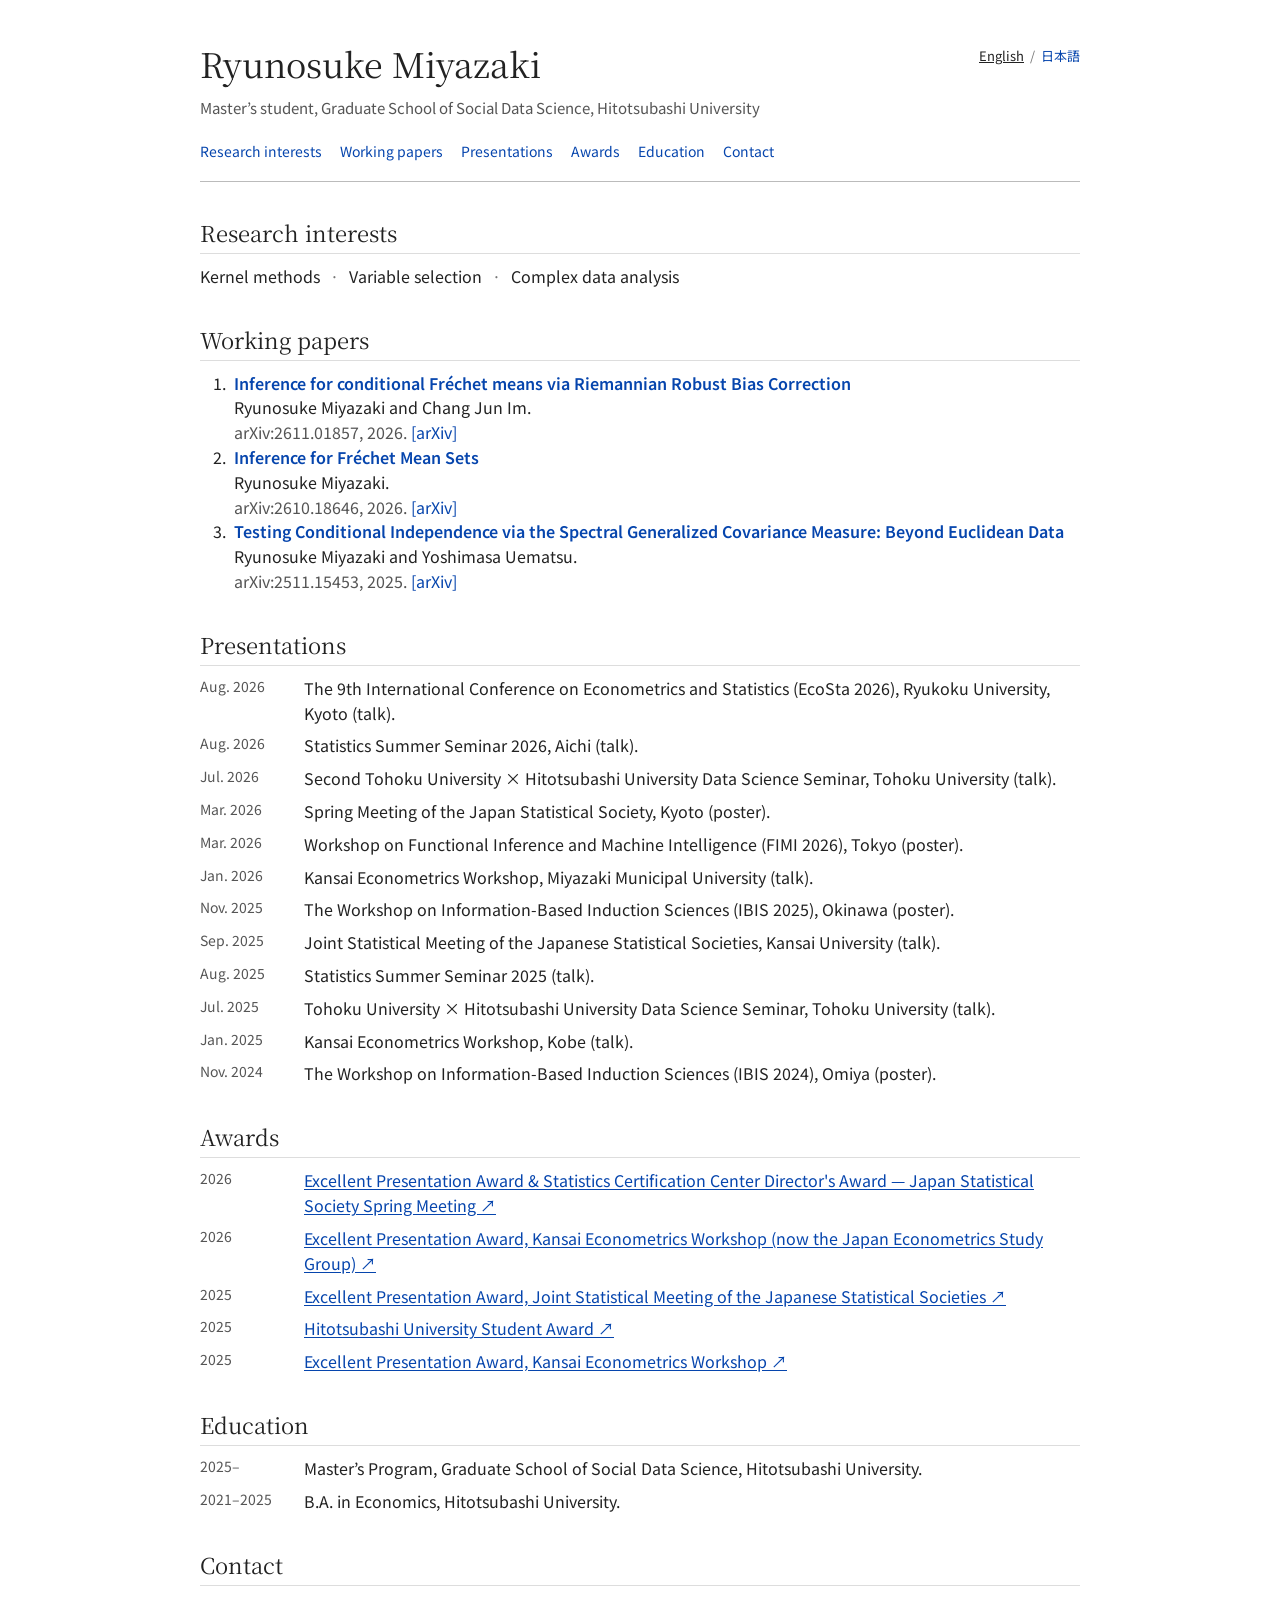
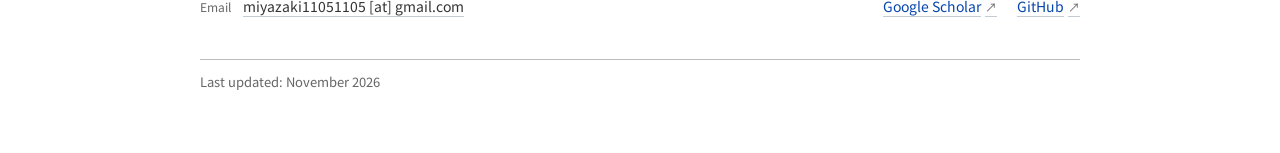
<file: index.html>
<!doctype html>
<html lang="en">
<head>
  <meta charset="utf-8">
  <meta name="viewport" content="width=device-width, initial-scale=1">
  <title>Ryunosuke Miyazaki / 宮崎隆之介</title>
  <meta name="description" content="Choose the English or Japanese version of Ryunosuke Miyazaki’s academic website.">
  <link rel="canonical" href="https://miyazaki11051105.github.io/en/">
  <link rel="alternate" hreflang="en" href="https://miyazaki11051105.github.io/en/">
  <link rel="alternate" hreflang="ja" href="https://miyazaki11051105.github.io/ja/">
  <link rel="alternate" hreflang="x-default" href="https://miyazaki11051105.github.io/">
  <meta http-equiv="refresh" content="1; url=/en/">
  <script>
    const destination = navigator.language.toLowerCase().startsWith("ja") ? "/ja/" : "/en/";
    window.location.replace(destination);
  </script>
</head>
<body>
  <main>
    <h1>Ryunosuke Miyazaki / 宮崎隆之介</h1>
    <p><a href="/en/" lang="en">English</a> / <a href="/ja/" lang="ja">日本語</a></p>
  </main>
</body>
</html>
</file>
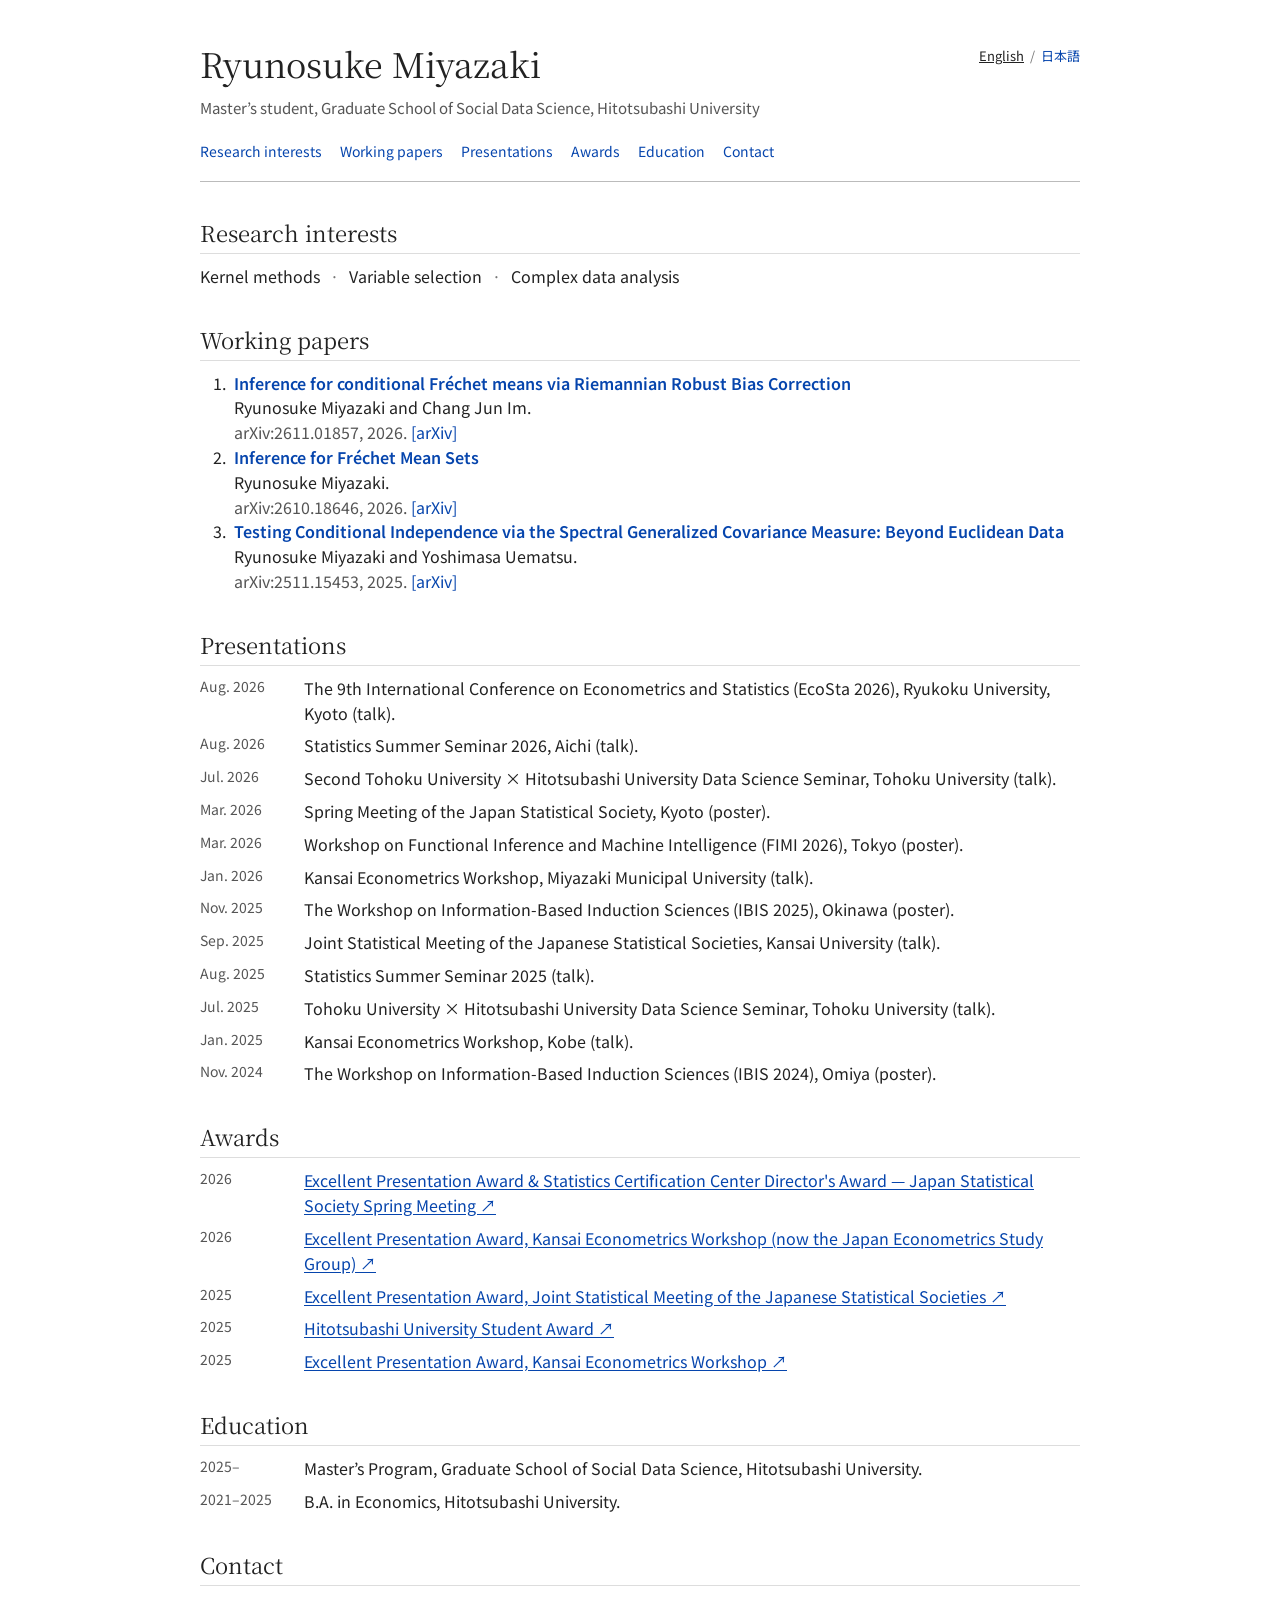
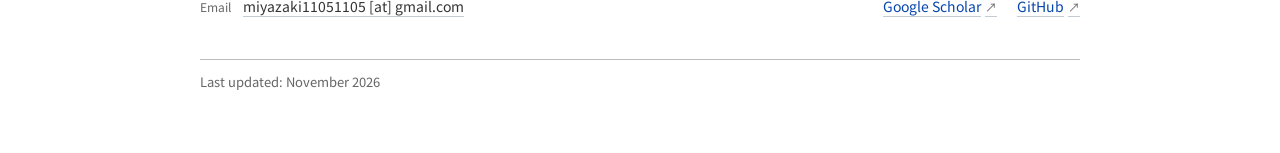
<file: en/index.html>
<!doctype html>
<html lang="en">
<head>
  <meta charset="utf-8">
  <meta name="viewport" content="width=device-width, initial-scale=1">
  <title>Ryunosuke Miyazaki | Hitotsubashi University</title>
  <meta name="description" content="Academic profile of Ryunosuke Miyazaki, a master’s student at Hitotsubashi University researching kernel methods, variable selection, and complex data analysis.">
  <link rel="canonical" href="https://miyazaki11051105.github.io/en/">
  <link rel="alternate" hreflang="en" href="https://miyazaki11051105.github.io/en/">
  <link rel="alternate" hreflang="ja" href="https://miyazaki11051105.github.io/ja/">
  <link rel="alternate" hreflang="x-default" href="https://miyazaki11051105.github.io/">
  <meta property="og:title" content="Ryunosuke Miyazaki | Hitotsubashi University">
  <meta property="og:description" content="Academic profile, working papers, presentations, awards, and education.">
  <meta property="og:type" content="profile">
  <meta property="og:url" content="https://miyazaki11051105.github.io/en/">
  <meta property="og:locale" content="en_US">
  <meta property="og:locale:alternate" content="ja_JP">
  <link rel="preconnect" href="https://fonts.googleapis.com">
  <link rel="preconnect" href="https://fonts.gstatic.com" crossorigin>
  <link rel="stylesheet" href="https://fonts.googleapis.com/css2?family=Noto+Sans+JP:wght@400;500;600&amp;family=Noto+Serif+JP:wght@400;600&amp;display=swap">
  <link rel="stylesheet" href="/styles.css">
  <script async src="https://www.googletagmanager.com/gtag/js?id=G-HRRB3Y6MD1"></script>
  <script>
    window.dataLayer = window.dataLayer || [];
    function gtag(){dataLayer.push(arguments);}
    gtag("js", new Date());
    gtag("config", "G-HRRB3Y6MD1");
  </script>
</head>
<body>
  <main class="page">
    <header class="header">
      <div>
        <h1>Ryunosuke Miyazaki</h1>
        <p class="affiliation">Master’s student, Graduate School of Social Data Science, Hitotsubashi University</p>
      </div>
      <div class="language" aria-label="Language">
        <a href="/en/" lang="en" hreflang="en" aria-current="page">English</a>
        <span>/</span>
        <a href="/ja/" lang="ja" hreflang="ja">日本語</a>
      </div>
    </header>

    <nav aria-label="Main navigation">
      <a href="#research">Research interests</a>
      <a href="#papers">Working papers</a>
      <a href="#presentations">Presentations</a>
      <a href="#awards">Awards</a>
      <a href="#education">Education</a>
      <a href="#contact">Contact</a>
    </nav>

    <hr>

    <section id="research">
      <h2>Research interests</h2>
      <ul class="keywords">
        <li>Kernel methods</li>
        <li>Variable selection</li>
        <li>Complex data analysis</li>
      </ul>
    </section>

    <section id="papers">
      <h2>Working papers</h2>
      <ol class="papers">
        <li>
          <a class="paper-title" href="https://arxiv.org/abs/2611.01857" target="_blank" rel="noreferrer">Inference for conditional Fréchet means via Riemannian Robust Bias Correction</a><br>
          <span>Ryunosuke Miyazaki and Chang Jun Im.</span><br>
          <span class="note">arXiv:2611.01857, 2026.</span>
          <a href="https://arxiv.org/abs/2611.01857" target="_blank" rel="noreferrer">[arXiv]</a>
        </li>
        <li>
          <a class="paper-title" href="https://arxiv.org/abs/2610.18646" target="_blank" rel="noreferrer">Inference for Fréchet Mean Sets</a><br>
          <span>Ryunosuke Miyazaki.</span><br>
          <span class="note">arXiv:2610.18646, 2026.</span>
          <a href="https://arxiv.org/abs/2610.18646" target="_blank" rel="noreferrer">[arXiv]</a>
        </li>
        <li>
          <a class="paper-title" href="https://arxiv.org/abs/2511.15453" target="_blank" rel="noreferrer">Testing Conditional Independence via the Spectral Generalized Covariance Measure: Beyond Euclidean Data</a><br>
          <span>Ryunosuke Miyazaki and Yoshimasa Uematsu.</span><br>
          <span class="note">arXiv:2511.15453, 2025.</span>
          <a href="https://arxiv.org/abs/2511.15453" target="_blank" rel="noreferrer">[arXiv]</a>
        </li>
      </ol>
    </section>

    <section id="presentations">
      <h2>Presentations</h2>
      <ul class="dated-list">
        <li><span class="date">Aug. 2026</span>The 9th International Conference on Econometrics and Statistics (EcoSta 2026), Ryukoku University, Kyoto (talk).</li>
        <li><span class="date">Aug. 2026</span>Statistics Summer Seminar 2026, Aichi (talk).</li>
        <li><span class="date">Jul. 2026</span>Second Tohoku University × Hitotsubashi University Data Science Seminar, Tohoku University (talk).</li>
        <li><span class="date">Mar. 2026</span>Spring Meeting of the Japan Statistical Society, Kyoto (poster).</li>
        <li><span class="date">Mar. 2026</span>Workshop on Functional Inference and Machine Intelligence (FIMI 2026), Tokyo (poster).</li>
        <li><span class="date">Jan. 2026</span>Kansai Econometrics Workshop, Miyazaki Municipal University (talk).</li>
        <li><span class="date">Nov. 2025</span>The Workshop on Information-Based Induction Sciences (IBIS 2025), Okinawa (poster).</li>
        <li><span class="date">Sep. 2025</span>Joint Statistical Meeting of the Japanese Statistical Societies, Kansai University (talk).</li>
        <li><span class="date">Aug. 2025</span>Statistics Summer Seminar 2025 (talk).</li>
        <li><span class="date">Jul. 2025</span>Tohoku University × Hitotsubashi University Data Science Seminar, Tohoku University (talk).</li>
        <li><span class="date">Jan. 2025</span>Kansai Econometrics Workshop, Kobe (talk).</li>
        <li><span class="date">Nov. 2024</span>The Workshop on Information-Based Induction Sciences (IBIS 2024), Omiya (poster).</li>
      </ul>
    </section>

    <section id="awards">
      <h2>Awards</h2>
      <ul class="dated-list">
        <li><span class="date">2026</span><a href="https://www.toukei-kentei.jp/news/convention2026" target="_blank" rel="noreferrer">Excellent Presentation Award &amp; Statistics Certification Center Director's Award — Japan Statistical Society Spring Meeting ↗</a></li>
        <li><span class="date">2026</span><a href="https://sites.google.com/view/japan-econometrics/%E5%84%AA%E7%A7%80%E5%A0%B1%E5%91%8A%E8%B3%9E" target="_blank" rel="noreferrer">Excellent Presentation Award, Kansai Econometrics Workshop (now the Japan Econometrics Study Group) ↗</a></li>
        <li><span class="date">2025</span><a href="https://www.jfssa.jp/meeting/page-922/" target="_blank" rel="noreferrer">Excellent Presentation Award, Joint Statistical Meeting of the Japanese Statistical Societies ↗</a></li>
        <li><span class="date">2025</span><a href="https://www.hit-u.ac.jp/shien/campuslife/gakuseihyoushou.html" target="_blank" rel="noreferrer">Hitotsubashi University Student Award ↗</a></li>
        <li><span class="date">2025</span><a href="https://sites.google.com/view/japan-econometrics/%E5%84%AA%E7%A7%80%E5%A0%B1%E5%91%8A%E8%B3%9E" target="_blank" rel="noreferrer">Excellent Presentation Award, Kansai Econometrics Workshop ↗</a></li>
      </ul>
    </section>

    <section id="education">
      <h2>Education</h2>
      <ul class="dated-list">
        <li><span class="date">2025–</span>Master’s Program, Graduate School of Social Data Science, Hitotsubashi University.</li>
        <li><span class="date">2021–2025</span>B.A. in Economics, Hitotsubashi University.</li>
      </ul>
    </section>

    <section id="contact">
      <h2>Contact</h2>
      <div class="contact-links">
        <p class="contact-email">
          <span class="contact-label">Email</span>
          <a href="mailto:miyazaki11051105@gmail.com">miyazaki11051105 [at] gmail.com</a>
        </p>
        <ul class="profile-links">
          <li><a href="https://scholar.google.co.uk/citations?user=SuLhAuAAAAAJ&amp;hl=en&amp;oi=ao" target="_blank" rel="noreferrer">Google Scholar <span aria-hidden="true">↗</span></a></li>
          <li><a href="https://github.com/miyazaki11051105" target="_blank" rel="noreferrer">GitHub <span aria-hidden="true">↗</span></a></li>
        </ul>
      </div>
    </section>

    <footer>
      <hr>
      <p>Last updated: November 2026</p>
    </footer>
  </main>
</body>
</html>
</file>
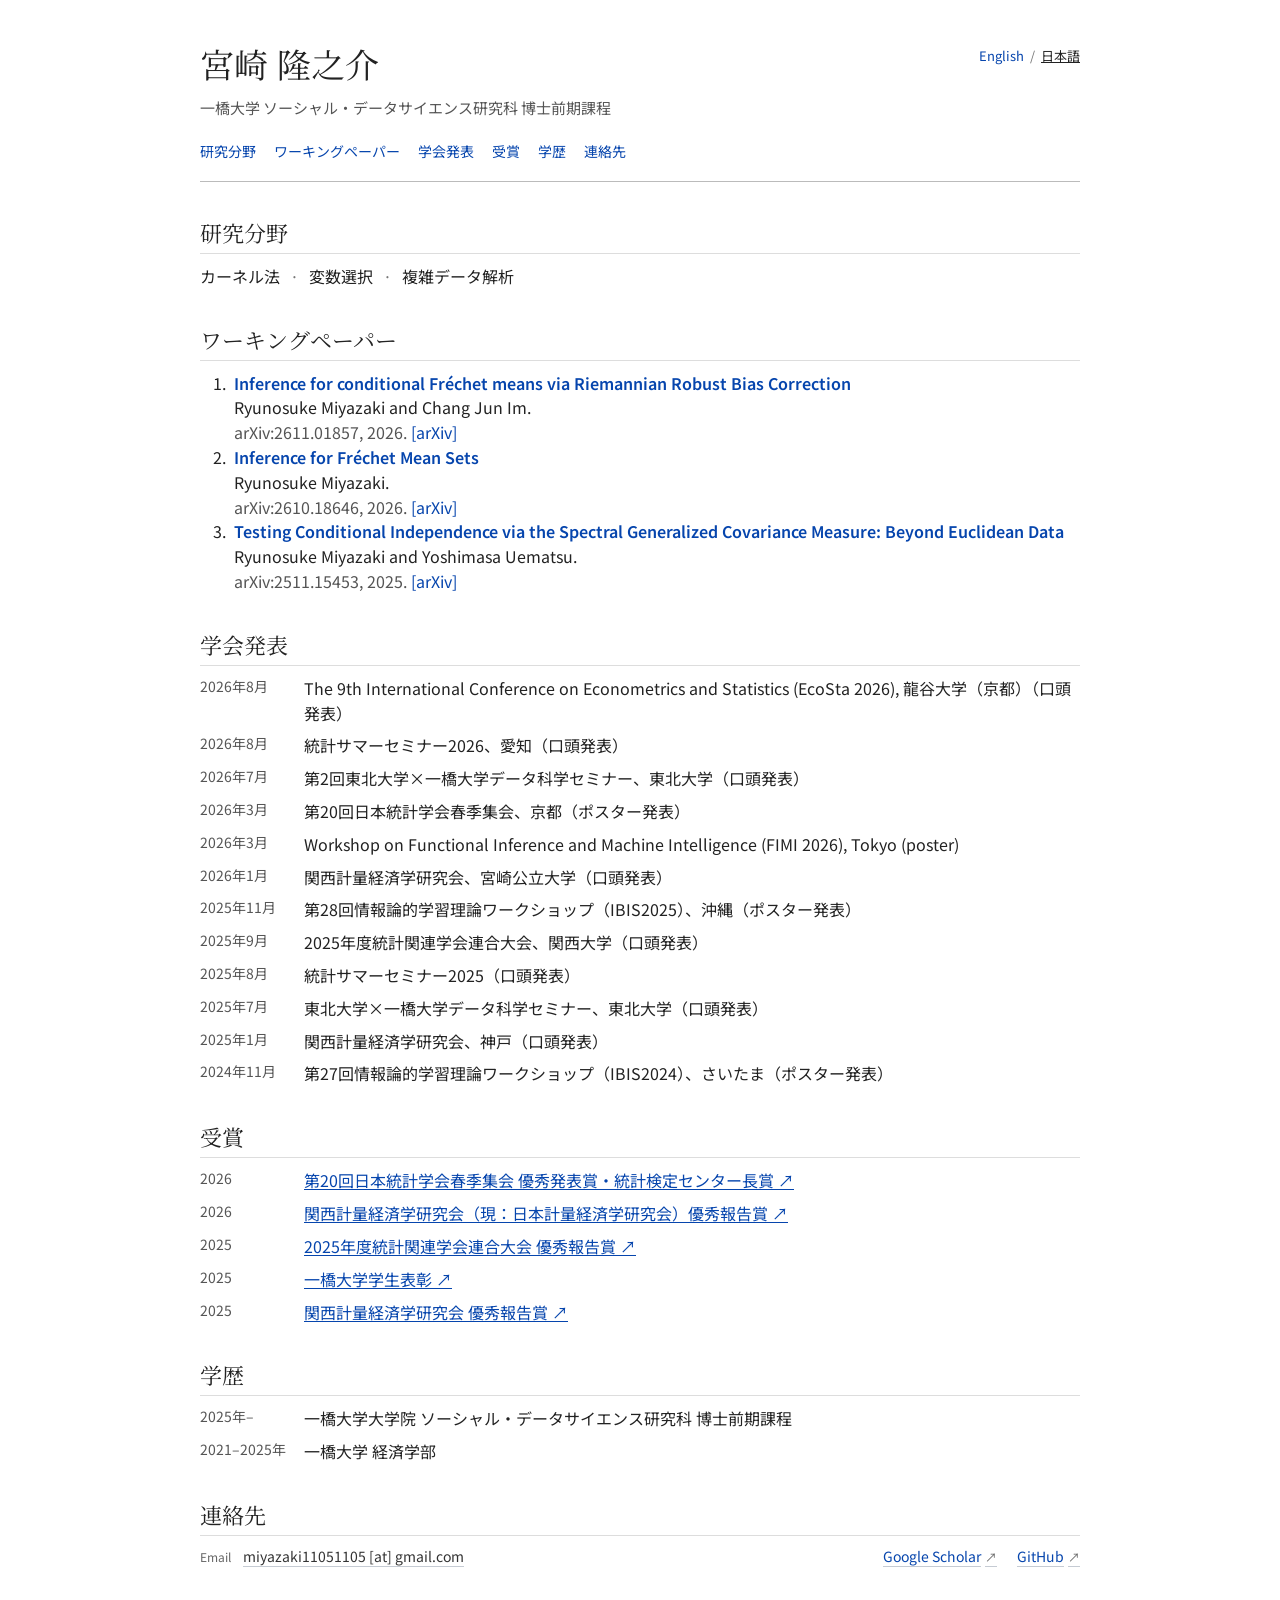
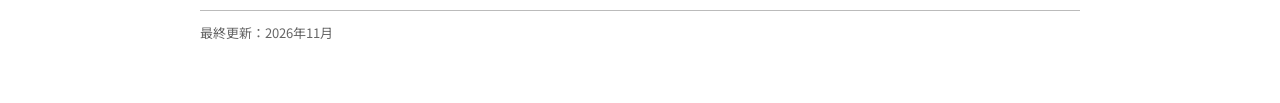
<file: ja/index.html>
<!doctype html>
<html lang="ja">
<head>
  <meta charset="utf-8">
  <meta name="viewport" content="width=device-width, initial-scale=1">
  <title>宮崎隆之介 | 一橋大学</title>
  <meta name="description" content="一橋大学ソーシャル・データサイエンス研究科で、カーネル法、変数選択、複雑データ解析を研究する宮崎隆之介の研究者プロフィールです。">
  <link rel="canonical" href="https://miyazaki11051105.github.io/ja/">
  <link rel="alternate" hreflang="en" href="https://miyazaki11051105.github.io/en/">
  <link rel="alternate" hreflang="ja" href="https://miyazaki11051105.github.io/ja/">
  <link rel="alternate" hreflang="x-default" href="https://miyazaki11051105.github.io/">
  <meta property="og:title" content="宮崎隆之介 | 一橋大学">
  <meta property="og:description" content="研究分野、ワーキングペーパー、学会発表、受賞、学歴を掲載しています。">
  <meta property="og:type" content="profile">
  <meta property="og:url" content="https://miyazaki11051105.github.io/ja/">
  <meta property="og:locale" content="ja_JP">
  <meta property="og:locale:alternate" content="en_US">
  <link rel="preconnect" href="https://fonts.googleapis.com">
  <link rel="preconnect" href="https://fonts.gstatic.com" crossorigin>
  <link rel="stylesheet" href="https://fonts.googleapis.com/css2?family=Noto+Sans+JP:wght@400;500;600&amp;family=Noto+Serif+JP:wght@400;600&amp;display=swap">
  <link rel="stylesheet" href="/styles.css">
  <script async src="https://www.googletagmanager.com/gtag/js?id=G-HRRB3Y6MD1"></script>
  <script>
    window.dataLayer = window.dataLayer || [];
    function gtag(){dataLayer.push(arguments);}
    gtag("js", new Date());
    gtag("config", "G-HRRB3Y6MD1");
  </script>
</head>
<body>
  <main class="page">
    <header class="header">
      <div>
        <h1>宮崎 隆之介</h1>
        <p class="affiliation">一橋大学 ソーシャル・データサイエンス研究科 博士前期課程</p>
      </div>
      <div class="language" aria-label="言語">
        <a href="/en/" lang="en" hreflang="en">English</a>
        <span>/</span>
        <a href="/ja/" lang="ja" hreflang="ja" aria-current="page">日本語</a>
      </div>
    </header>

    <nav aria-label="メインナビゲーション">
      <a href="#research">研究分野</a>
      <a href="#papers">ワーキングペーパー</a>
      <a href="#presentations">学会発表</a>
      <a href="#awards">受賞</a>
      <a href="#education">学歴</a>
      <a href="#contact">連絡先</a>
    </nav>

    <hr>

    <section id="research">
      <h2>研究分野</h2>
      <ul class="keywords">
        <li>カーネル法</li>
        <li>変数選択</li>
        <li>複雑データ解析</li>
      </ul>
    </section>

    <section id="papers">
      <h2>ワーキングペーパー</h2>
      <ol class="papers">
        <li>
          <a class="paper-title" href="https://arxiv.org/abs/2611.01857" target="_blank" rel="noreferrer">Inference for conditional Fréchet means via Riemannian Robust Bias Correction</a><br>
          <span>Ryunosuke Miyazaki and Chang Jun Im.</span><br>
          <span class="note">arXiv:2611.01857, 2026.</span>
          <a href="https://arxiv.org/abs/2611.01857" target="_blank" rel="noreferrer">[arXiv]</a>
        </li>
        <li>
          <a class="paper-title" href="https://arxiv.org/abs/2610.18646" target="_blank" rel="noreferrer">Inference for Fréchet Mean Sets</a><br>
          <span>Ryunosuke Miyazaki.</span><br>
          <span class="note">arXiv:2610.18646, 2026.</span>
          <a href="https://arxiv.org/abs/2610.18646" target="_blank" rel="noreferrer">[arXiv]</a>
        </li>
        <li>
          <a class="paper-title" href="https://arxiv.org/abs/2511.15453" target="_blank" rel="noreferrer">Testing Conditional Independence via the Spectral Generalized Covariance Measure: Beyond Euclidean Data</a><br>
          <span>Ryunosuke Miyazaki and Yoshimasa Uematsu.</span><br>
          <span class="note">arXiv:2511.15453, 2025.</span>
          <a href="https://arxiv.org/abs/2511.15453" target="_blank" rel="noreferrer">[arXiv]</a>
        </li>
      </ol>
    </section>

    <section id="presentations">
      <h2>学会発表</h2>
      <ul class="dated-list">
        <li><span class="date">2026年8月</span>The 9th International Conference on Econometrics and Statistics (EcoSta 2026), 龍谷大学（京都）（口頭発表）</li>
        <li><span class="date">2026年8月</span>統計サマーセミナー2026、愛知（口頭発表）</li>
        <li><span class="date">2026年7月</span>第2回東北大学×一橋大学データ科学セミナー、東北大学（口頭発表）</li>
        <li><span class="date">2026年3月</span>第20回日本統計学会春季集会、京都（ポスター発表）</li>
        <li><span class="date">2026年3月</span>Workshop on Functional Inference and Machine Intelligence (FIMI 2026), Tokyo (poster)</li>
        <li><span class="date">2026年1月</span>関西計量経済学研究会、宮崎公立大学（口頭発表）</li>
        <li><span class="date">2025年11月</span>第28回情報論的学習理論ワークショップ（IBIS2025）、沖縄（ポスター発表）</li>
        <li><span class="date">2025年9月</span>2025年度統計関連学会連合大会、関西大学（口頭発表）</li>
        <li><span class="date">2025年8月</span>統計サマーセミナー2025（口頭発表）</li>
        <li><span class="date">2025年7月</span>東北大学×一橋大学データ科学セミナー、東北大学（口頭発表）</li>
        <li><span class="date">2025年1月</span>関西計量経済学研究会、神戸（口頭発表）</li>
        <li><span class="date">2024年11月</span>第27回情報論的学習理論ワークショップ（IBIS2024）、さいたま（ポスター発表）</li>
      </ul>
    </section>

    <section id="awards">
      <h2>受賞</h2>
      <ul class="dated-list">
        <li><span class="date">2026</span><a href="https://www.toukei-kentei.jp/news/convention2026" target="_blank" rel="noreferrer">第20回日本統計学会春季集会 優秀発表賞・統計検定センター長賞 ↗</a></li>
        <li><span class="date">2026</span><a href="https://sites.google.com/view/japan-econometrics/%E5%84%AA%E7%A7%80%E5%A0%B1%E5%91%8A%E8%B3%9E" target="_blank" rel="noreferrer">関西計量経済学研究会（現：日本計量経済学研究会）優秀報告賞 ↗</a></li>
        <li><span class="date">2025</span><a href="https://www.jfssa.jp/meeting/page-922/" target="_blank" rel="noreferrer">2025年度統計関連学会連合大会 優秀報告賞 ↗</a></li>
        <li><span class="date">2025</span><a href="https://www.hit-u.ac.jp/shien/campuslife/gakuseihyoushou.html" target="_blank" rel="noreferrer">一橋大学学生表彰 ↗</a></li>
        <li><span class="date">2025</span><a href="https://sites.google.com/view/japan-econometrics/%E5%84%AA%E7%A7%80%E5%A0%B1%E5%91%8A%E8%B3%9E" target="_blank" rel="noreferrer">関西計量経済学研究会 優秀報告賞 ↗</a></li>
      </ul>
    </section>

    <section id="education">
      <h2>学歴</h2>
      <ul class="dated-list">
        <li><span class="date">2025年–</span>一橋大学大学院 ソーシャル・データサイエンス研究科 博士前期課程</li>
        <li><span class="date">2021–2025年</span>一橋大学 経済学部</li>
      </ul>
    </section>

    <section id="contact">
      <h2>連絡先</h2>
      <div class="contact-links">
        <p class="contact-email">
          <span class="contact-label">Email</span>
          <a href="mailto:miyazaki11051105@gmail.com">miyazaki11051105 [at] gmail.com</a>
        </p>
        <ul class="profile-links">
          <li><a href="https://scholar.google.co.uk/citations?user=SuLhAuAAAAAJ&amp;hl=en&amp;oi=ao" target="_blank" rel="noreferrer">Google Scholar <span aria-hidden="true">↗</span></a></li>
          <li><a href="https://github.com/miyazaki11051105" target="_blank" rel="noreferrer">GitHub <span aria-hidden="true">↗</span></a></li>
        </ul>
      </div>
    </section>

    <footer>
      <hr>
      <p>最終更新：2026年11月</p>
    </footer>
  </main>
</body>
</html>
</file>
<file: styles.css>
html {
  scroll-behavior: smooth;
}

body {
  margin: 0;
  background: #fff;
  color: #222;
  font-family: "Noto Sans JP", Arial, "Helvetica Neue", sans-serif;
  font-size: 16px;
  line-height: 1.55;
}

a {
  color: #0645ad;
  text-decoration: none;
}

a:hover {
  text-decoration: underline;
}

a:visited {
  color: #59368a;
}

a:focus-visible {
  outline: 2px solid #222;
  outline-offset: 2px;
}

.page {
  width: min(880px, calc(100% - 40px));
  margin: 38px auto 60px;
}

.header {
  display: flex;
  justify-content: space-between;
  align-items: flex-start;
  gap: 24px;
}

h1 {
  margin: 0;
  font-family: "Noto Serif JP", Georgia, "Times New Roman", serif;
  font-size: 34px;
  font-weight: 400;
}

.affiliation {
  margin: 5px 0 0;
  color: #555;
  font-size: 15px;
}

.language {
  display: flex;
  align-items: center;
  gap: 6px;
  padding-top: 8px;
  color: #777;
  font-size: 13px;
  white-space: nowrap;
}

.language a[aria-current="page"] {
  color: #222;
  text-decoration: underline;
}

nav {
  display: flex;
  flex-wrap: wrap;
  gap: 8px 18px;
  margin-top: 22px;
  font-size: 14px;
}

hr {
  height: 0;
  margin: 18px 0 28px;
  border: 0;
  border-top: 1px solid #bbb;
}

.contact-links {
  display: flex;
  flex-wrap: wrap;
  align-items: baseline;
  justify-content: space-between;
  gap: 12px 32px;
  font-size: 14px;
}

.contact-links a {
  text-decoration: underline;
  text-decoration-color: #c5cbd3;
  text-decoration-thickness: 1px;
  text-underline-offset: 4px;
}

.contact-links a:hover {
  text-decoration-color: currentColor;
}

.contact-email {
  display: flex;
  flex-wrap: wrap;
  align-items: baseline;
  gap: 4px 12px;
  margin: 0;
}

.contact-label {
  color: #666;
  font-size: 12px;
}

.contact-email a {
  color: #333;
  overflow-wrap: anywhere;
}

.profile-links {
  display: flex;
  flex-wrap: wrap;
  gap: 20px;
  margin: 0;
  padding: 0;
  list-style: none;
}

.profile-links a {
  display: inline-flex;
  align-items: baseline;
  gap: 4px;
}

.profile-links span {
  color: #666;
  font-size: 12px;
}

section {
  margin-top: 34px;
}

h2 {
  margin: 0 0 10px;
  padding-bottom: 3px;
  border-bottom: 1px solid #ddd;
  font-family: "Noto Serif JP", Georgia, "Times New Roman", serif;
  font-size: 22px;
  font-weight: 400;
}

p {
  margin: 8px 0 14px;
}

.keywords {
  display: flex;
  flex-wrap: wrap;
  gap: 0;
  margin: 0;
  padding: 0;
  list-style: none;
}

.keywords li + li::before {
  content: "·";
  margin: 0 10px;
  color: #777;
}

.papers {
  margin: 0;
  padding-left: 30px;
}

.papers li {
  padding-left: 4px;
}

.paper-title {
  font-weight: 600;
}

.note {
  color: #555;
}

.dated-list {
  list-style: none;
  margin: 0;
  padding: 0;
}

.dated-list li {
  position: relative;
  margin: 8px 0;
  padding-left: 104px;
}

.dated-list li > .date {
  position: absolute;
  left: 0;
  width: 92px;
  color: #555;
  font-size: 14px;
}

#awards a {
  text-decoration: underline;
  text-underline-offset: 2px;
}

footer {
  margin-top: 42px;
  color: #666;
  font-size: 13px;
}

footer hr {
  margin-bottom: 12px;
}

@media (max-width: 600px) {
  .page {
    margin-top: 24px;
  }

  .header {
    display: block;
  }

  .language {
    padding-top: 12px;
  }

  .dated-list li {
    padding-left: 0;
  }

  .dated-list li > .date {
    position: static;
    display: block;
    width: auto;
  }
}
</file>
